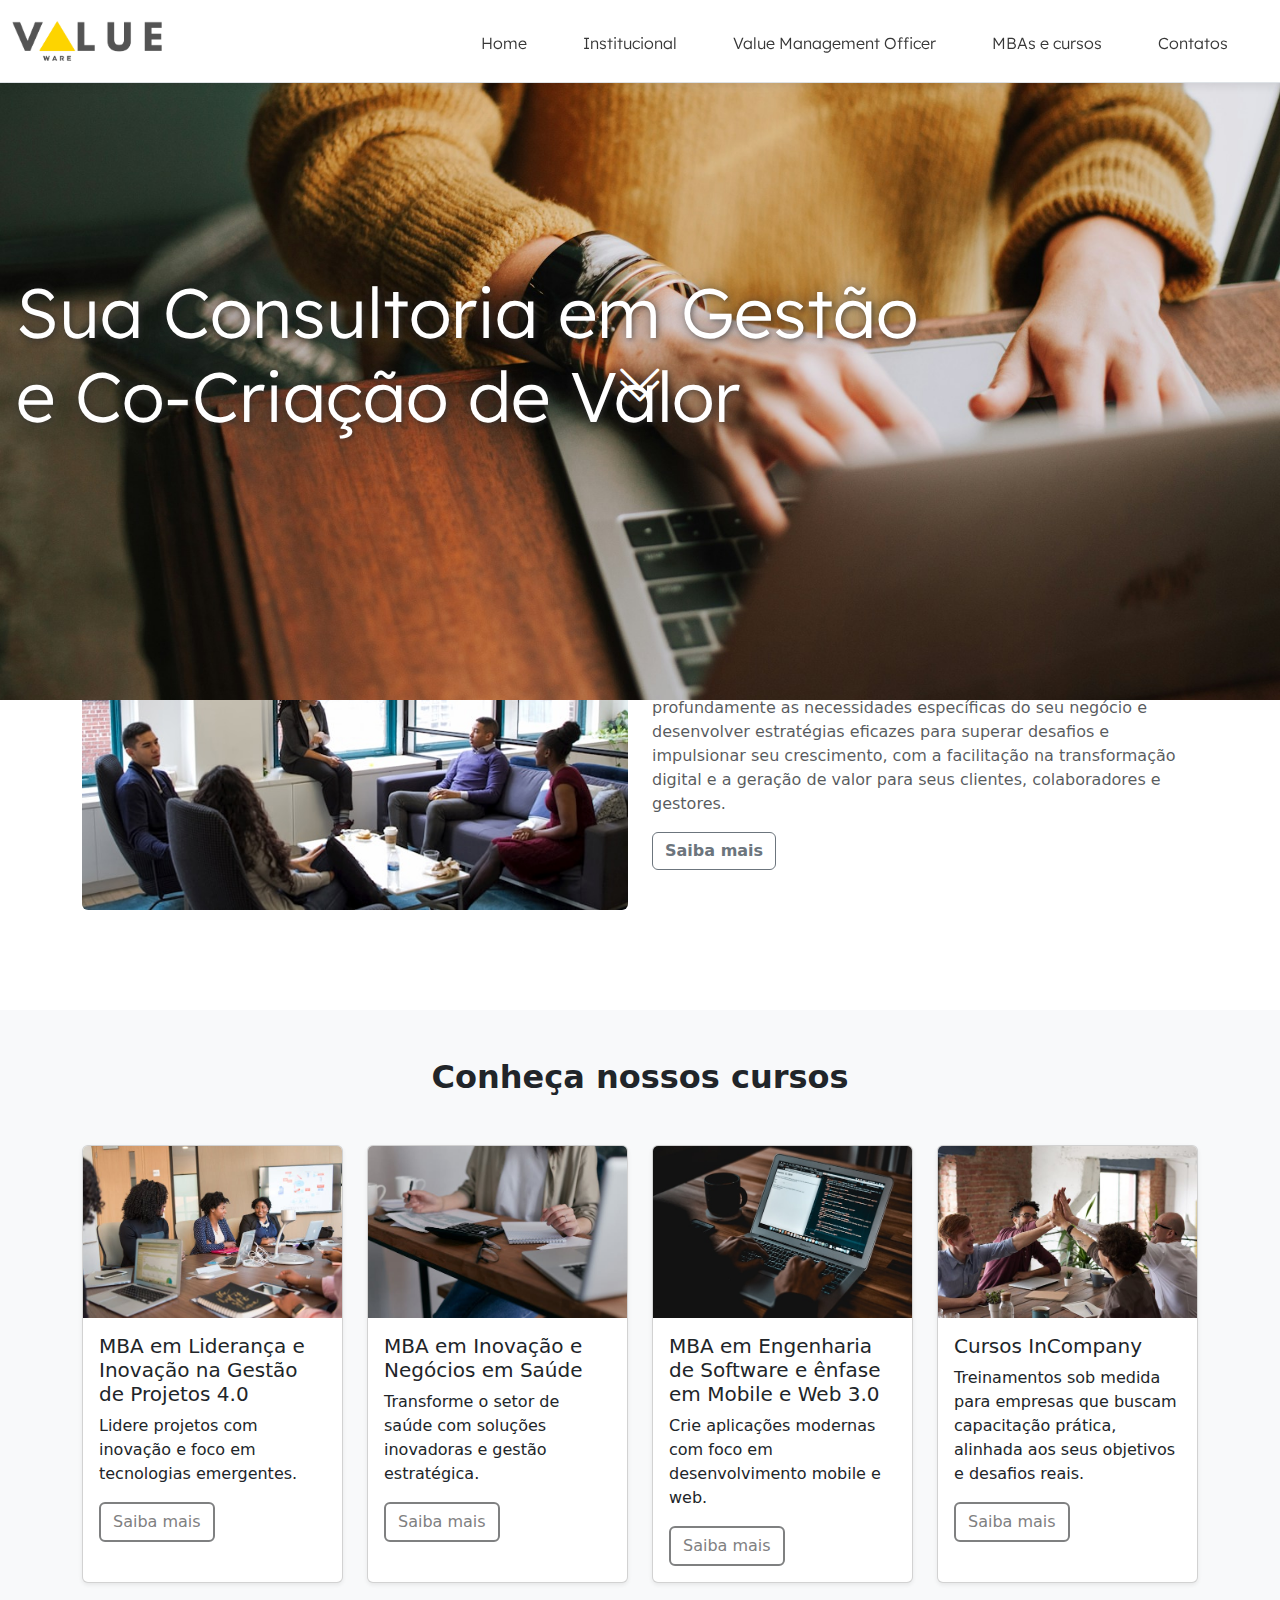
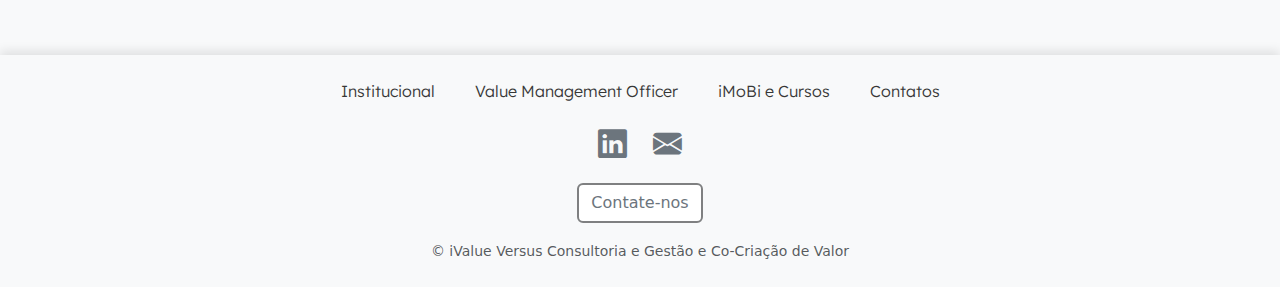
<file: value_ware/index.html>
<!DOCTYPE html>
<html lang="pt-br">

<head>
    <meta charset="UTF-8">
    <meta name="viewport" content="width=device-width, initial-scale=1.0">
    <title>Value Ware</title>
    <link href="https://cdn.jsdelivr.net/npm/bootstrap@5.3.0/dist/css/bootstrap.min.css" rel="stylesheet">
    <link href="https://cdn.jsdelivr.net/npm/bootstrap-icons@1.10.5/font/bootstrap-icons.css" rel="stylesheet">
    <link rel="stylesheet" href="css/index.css">
</head>

<body>
    <header id="mainHeader" class="navbar navbar-expand-lg py-3 border-bottom">
        <div class="container-fluid">
            <!-- LOGO -->
            <a href="index.html" class="navbar-brand d-flex align-items-center">
                <img src="img/logo_value.png" alt="logo Value Ware" class="logo-header">
            </a>

            <!-- Botão para abrir o offcanvas -->
            <button class="navbar-toggler d-lg-none" type="button" data-bs-toggle="offcanvas"
                data-bs-target="#offcanvasNav" aria-controls="offcanvasNav">
                <span class="navbar-toggler-icon"></span>
            </button>

            <!-- Menu padrão para telas grandes -->
            <ul class="nav nav-pills custom-nav ms-auto me-4 d-none d-lg-flex">
                <li class="nav-item"><a href="index.html" class="nav-link">Home</a></li>
                <li class="nav-item"><a href="institucional.html" class="nav-link">Institucional</a></li>
                <li class="nav-item"><a href="value_management.html" class="nav-link">Value Management Officer</a></li>
                <li class="nav-item"><a href="cursos.html" class="nav-link">MBAs e cursos</a></li>
                <li class="nav-item"><a href="contatos.html" class="nav-link">Contatos</a></li>
            </ul>
        </div>
    </header>

    <aside>
        <div class="offcanvas offcanvas-start menu-offcanvas" tabindex="-1" id="offcanvasNav"
            aria-labelledby="offcanvasNavLabel">
            <div class="menu-header">
                <h5 class="menu-title text-secundary" id="offcanvasNavLabel">Menu</h5>
            </div>
            <div class="menu-body px-3">
                <ul class="menu-list flex-column">
                    <li class="menu-item active-link">
                        <a href="index.html" class="menu-link d-flex align-items-center">
                            <i class="bi bi-house-door-fill me-2"></i> <span>Home</span>
                        </a>
                    </li>
                    <li class="menu-item">
                        <a href="institucional.html" class="menu-link d-flex align-items-center">
                            <i class="bi bi-person-plus-fill me-2"></i> <span>Institucional</span>
                        </a>
                    </li>
                    <li class="menu-item">
                        <a href="value_management.html" class="menu-link d-flex align-items-center">
                            <i class="bi bi-file-earmark-plus-fill me-2"></i> <span>Value Management Officer</span>
                        </a>
                    </li>
                    <li class="menu-item">
                        <a href="cursos.html" class="menu-link d-flex align-items-center">
                            <i class="bi bi-pencil-square me-2"></i> <span>MBAs e cursos</span>
                        </a>
                    </li>
                    <li class="menu-item">
                        <a href="contatos.html" class="menu-link d-flex align-items-center">
                            <i class="bi bi-clipboard-data me-2"></i> <span>Contatos</span>
                        </a>
                    </li>
                </ul>
            </div>
        </div>
    </aside>

    <!-- MAIN -->
    <main>
        <div class="position-relative">
            <img src="img/img_principal.jpg" alt="imagem de um escritório" class="img-fluid w-100 banner-img">

            <div class="banner-text text-white px-3">
                <h1 class="titulo-banner">Sua Consultoria em Gestão<br>e Co-Criação de Valor</h1>
            </div>

            <!-- Seta embaixo centralizada -->
            <i
                class="bi bi-chevron-double-down bounce-arrow position-absolute bottom-0 start-50 translate-middle-x text-white mb-3"></i>
        </div>
    </main>

    <section class="sobre-nos">
        <div class="container">
            <div class="row align-items-center">
                <!-- Coluna da imagem -->
                <div class="col-md-6 mb-4 mb-md-0">
                    <img src="img/sobre_nos.jpg" alt="Equipe trabalhando" class="img-fluid rounded img-sobre-nos">
                </div>

                <!-- Coluna do texto com título acima -->
                <div class="col-md-6">
                    <h2 class="text-dark fw-bold mb-4">Sobre-nós</h2>
                    <p class="text-muted">
                        A Value Ware oferece serviços personalizados de consultoria em gestão e co-criação de valor,
                        nosso foco é compreender profundamente as necessidades específicas do seu negócio e
                        desenvolver estratégias eficazes para superar desafios e impulsionar seu crescimento, com a
                        facilitação na transformação digital e a geração de valor para seus clientes, colaboradores
                        e gestores.
                    </p>
                    <a href="institucional.html" class="btn btn-outline-secondary fw-bold">Saiba mais</a>
                </div>
            </div>
        </div>
    </section>

    <section class="cursos py-5 bg-light">
        <div class="container">
            <h2 class="text-center fw-bold mb-5">Conheça nossos cursos</h2>

            <div class="row">
                <!-- Card 1 -->
                <div class="col-md-6 col-lg-3 mb-4">
                    <div class="card h-100 shadow-sm">
                        <img src="img/card1.jpg" class="card-img-top" alt="Curso MBA 1">
                        <div class="card-body">
                            <h5 class="card-title">MBA em Liderança e Inovação na Gestão de Projetos 4.0</h5>
                            <p class="card-text">Lidere projetos com inovação e foco em tecnologias emergentes.</p>
                            <a href="cursos.html#lideranca-inovacao" class="btn btn-cinza">Saiba mais</a>
                        </div>
                    </div>
                </div>

                <!-- Card 2 -->
                <div class="col-md-6 col-lg-3 mb-4">
                    <div class="card h-100 shadow-sm">
                        <img src="img/card2.jpg" class="card-img-top" alt="Curso MBA 2">
                        <div class="card-body">
                            <h5 class="card-title">MBA em Inovação e Negócios em Saúde</h5>
                            <p class="card-text">Transforme o setor de saúde com soluções inovadoras e gestão
                                estratégica.</p>
                            <a href="cursos.html#inovacao-saude" class="btn btn-cinza">Saiba mais</a>
                        </div>
                    </div>
                </div>

                <!-- Card 3 -->
                <div class="col-md-6 col-lg-3 mb-4">
                    <div class="card h-100 shadow-sm">
                        <img src="img/card3.jpg" class="card-img-top" alt="Curso MBA 3">
                        <div class="card-body">
                            <h5 class="card-title">MBA em Engenharia de Software e ênfase em Mobile e Web 3.0</h5>
                            <p class="card-text">Crie aplicações modernas com foco em desenvolvimento mobile e web.</p>
                            <a href="cursos.html#engenharia-software" class="btn btn-cinza">Saiba mais</a>
                        </div>
                    </div>
                </div>

                <!-- Card 4 -->
                <div class="col-md-6 col-lg-3 mb-4">
                    <div class="card h-100 shadow-sm">
                        <img src="img/card4.jpg" class="card-img-top" alt="Curso MBA 4">
                        <div class="card-body">
                            <h5 class="card-title">Cursos InCompany</h5>
                            <p class="card-text">Treinamentos sob medida para empresas que buscam capacitação prática,
                                alinhada aos seus objetivos e desafios reais.</p>
                            <a href="cursos.html#cursos-incompany" class="btn btn-cinza">Saiba mais</a>
                        </div>
                    </div>
                </div>
            </div>
        </div>
    </section>

    <footer class="footer py-4">
        <div class="container text-center">
            <div class="mb-3 custom-nav text-center">
                <a href="institucional.html" class="mx-2 nav-link">Institucional</a>
                <a href="value_management.html" class="mx-2 nav-link">Value Management Officer</a>
                <a href="cursos.html" class="mx-2 nav-link">iMoBi e Cursos</a>
                <a href="contatos.html" class="mx-2 nav-link">Contatos</a>
            </div>

            <div class="mb-3 social-icons">
                <a href="https://www.linkedin.com/company/value-ware/"><i class="bi bi-linkedin"></i></a>
                <a href="mailto:contato@valueware.com?subject=Olá%20Equipe&body=Gostaria%20de%20mais%20informações." class="link-clean"><i class="bi bi-envelope-fill"></i></a>
            </div>

            <div class="mb-3">
                <a href="contatos.html" class="btn btn-cinza">Contate-nos</a>
            </div>

            <small class="text-muted">© iValue Versus Consultoria e Gestão e Co-Criação de Valor</small>
        </div>
    </footer>

    <script>
        window.addEventListener('DOMContentLoaded', function () {
            const titulo = document.querySelector('.titulo-banner');
            setTimeout(() => {
                titulo.classList.add('ativo');
            }, 100);
        });
    </script>

    <script src="js/cards.js"></script>
    <script src="js/header.js"></script>
    <script src="https://cdn.jsdelivr.net/npm/bootstrap@5.3.0/dist/js/bootstrap.bundle.min.js"></script>

</body>

</html>
</file>
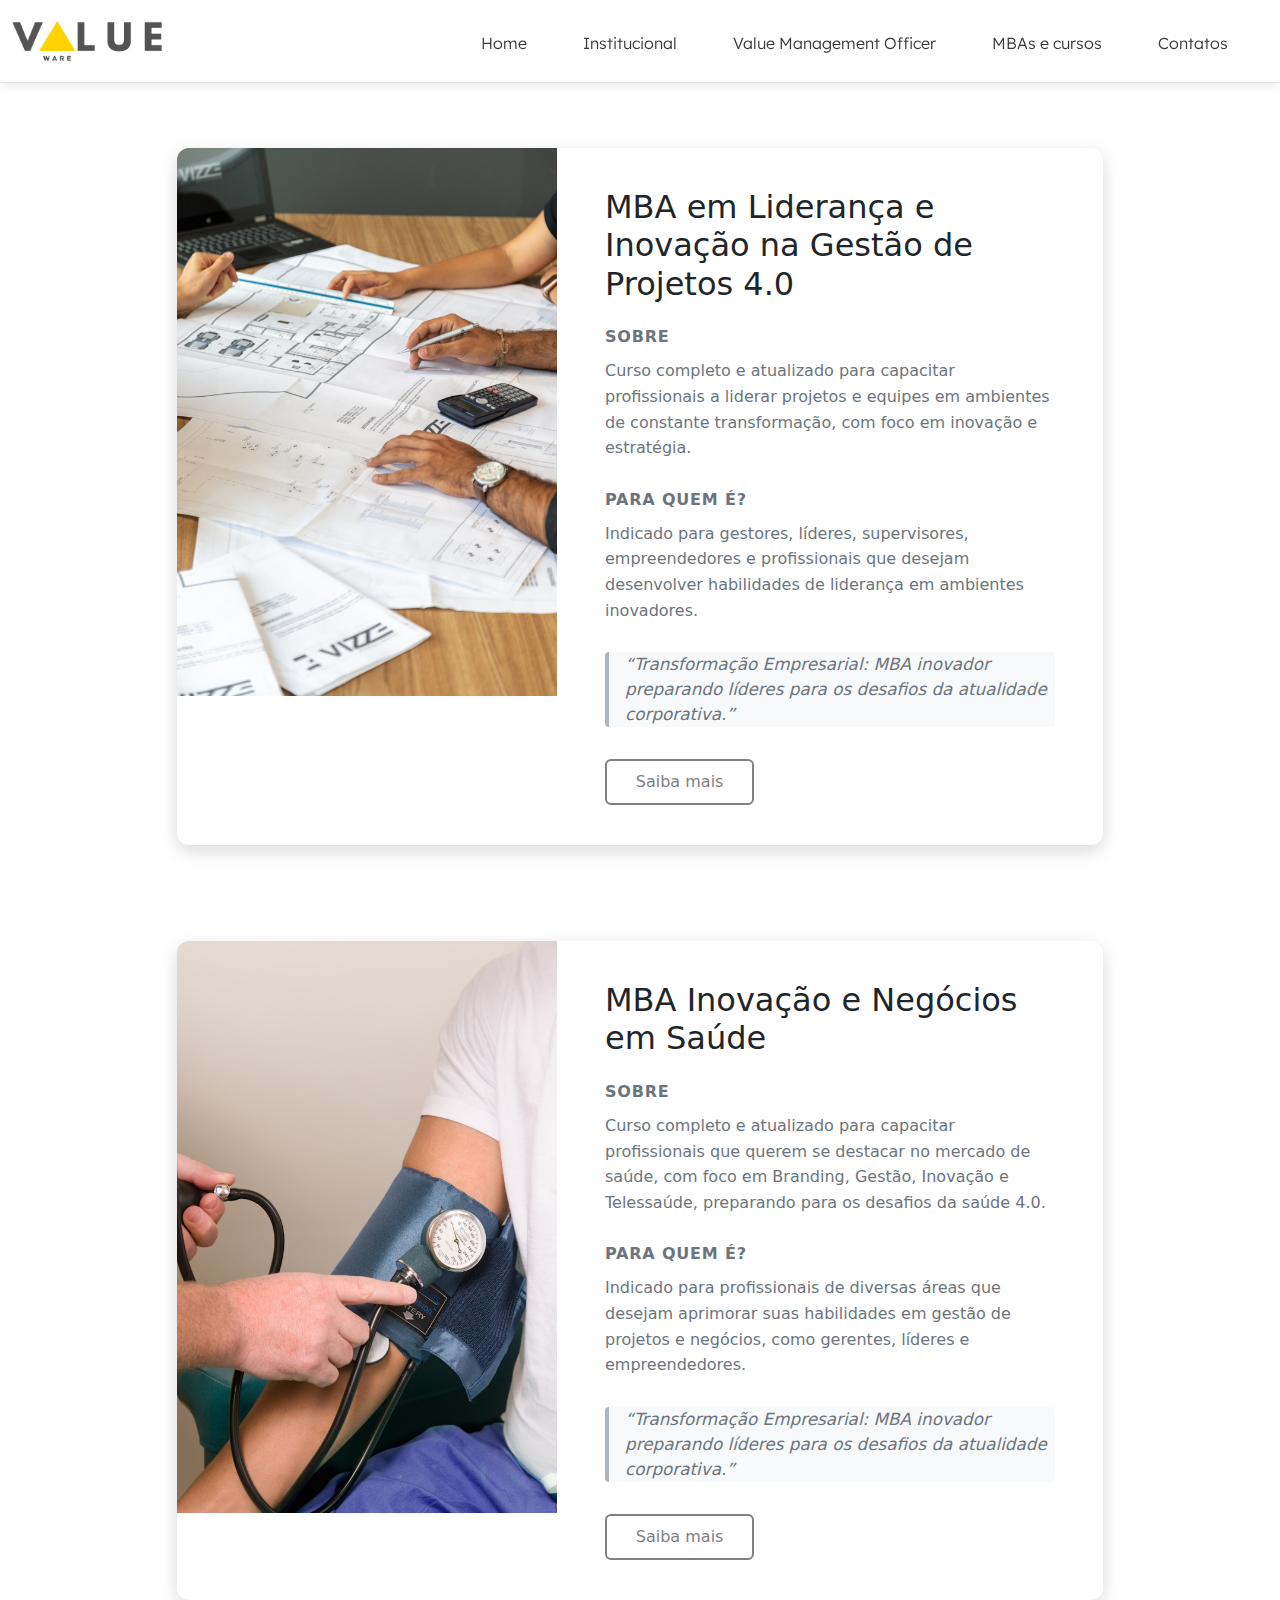
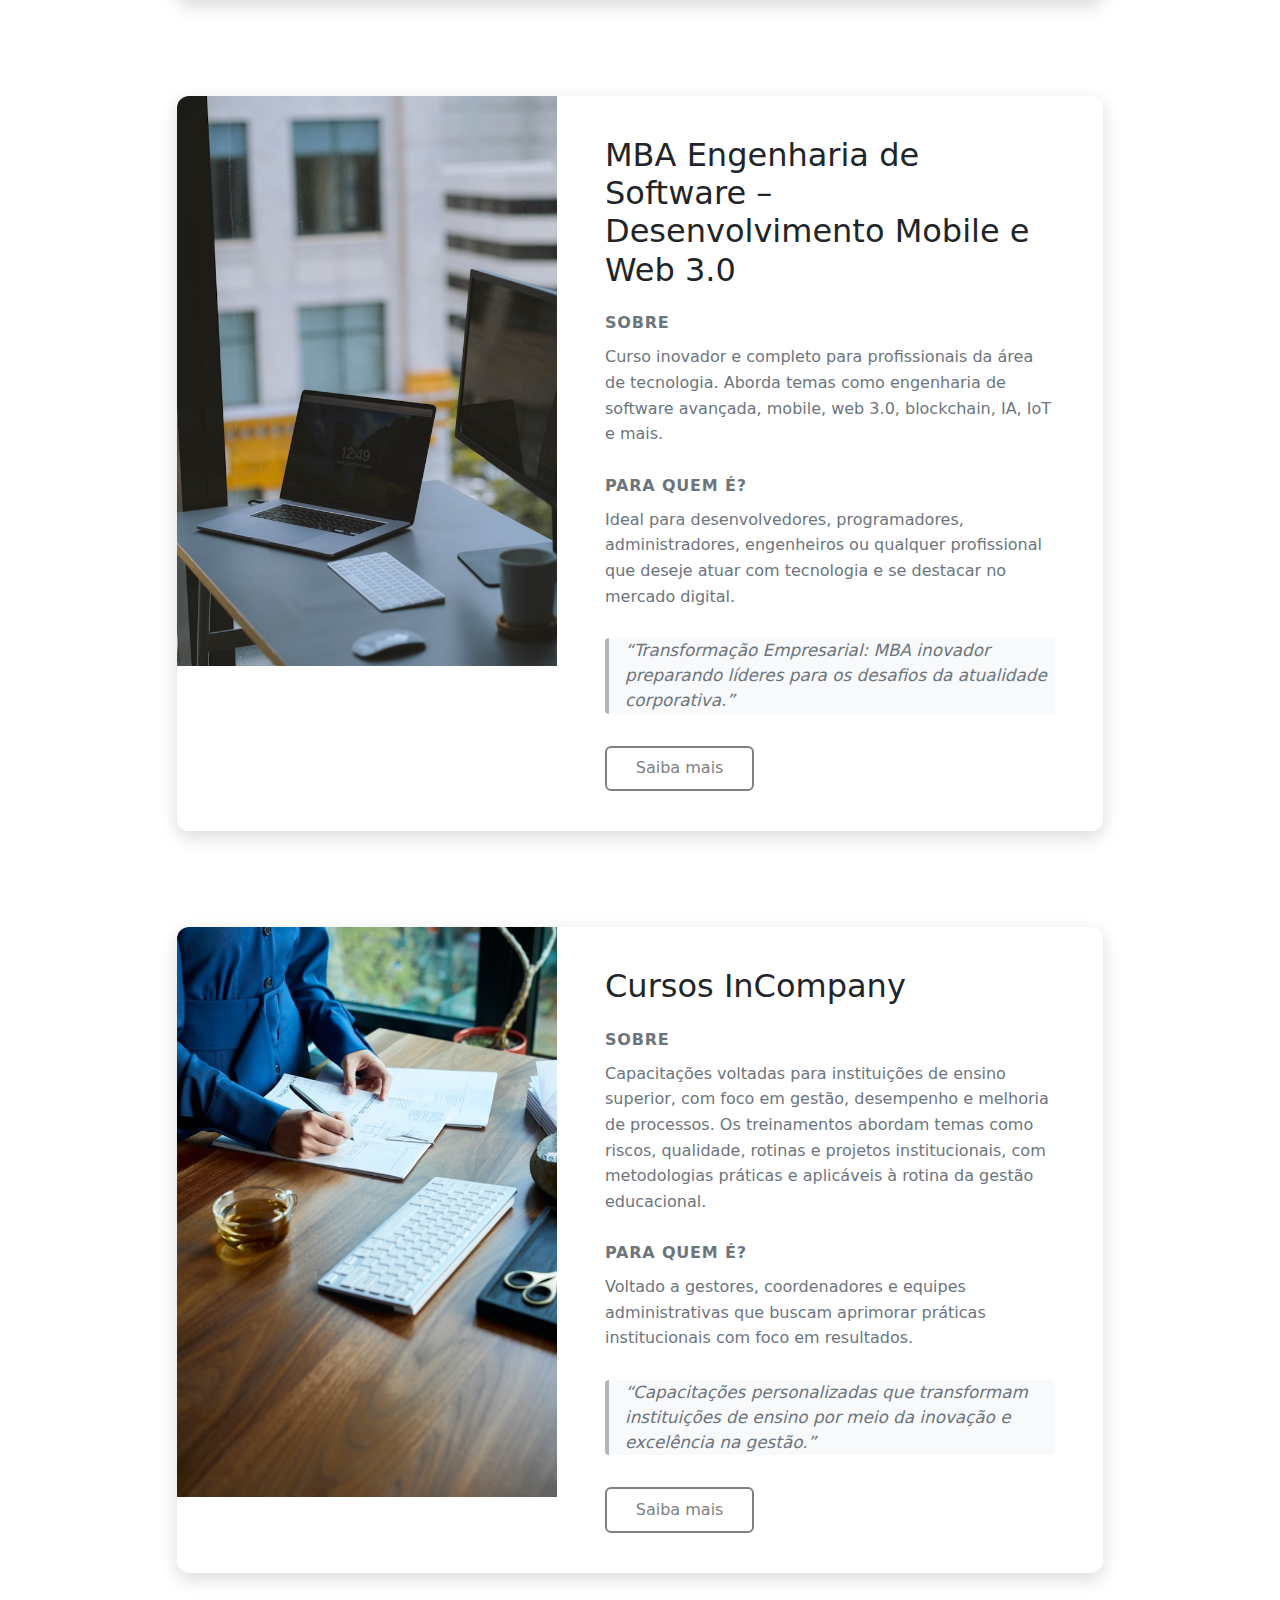
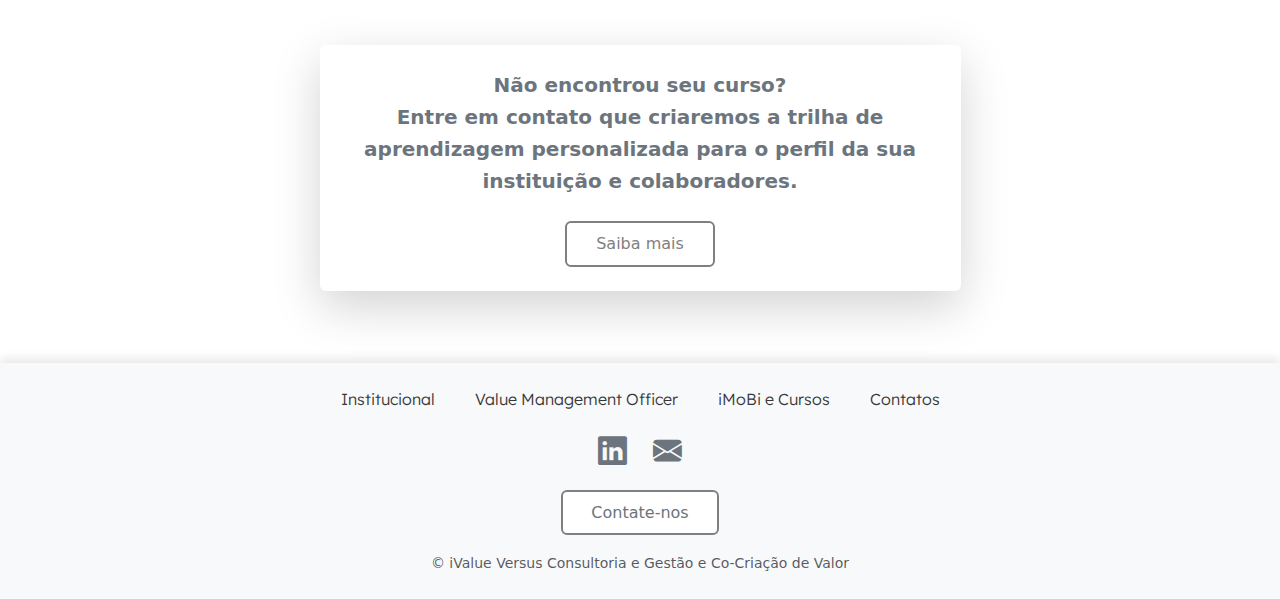
<file: value_ware/cursos.html>
<!DOCTYPE html>
<html lang="pt-br">

<head>
    <meta charset="UTF-8">
    <meta name="viewport" content="width=device-width, initial-scale=1.0">
    <title>Value Ware</title>
    <link href="https://cdn.jsdelivr.net/npm/bootstrap@5.3.0/dist/css/bootstrap.min.css" rel="stylesheet">
    <link href="https://cdn.jsdelivr.net/npm/bootstrap-icons@1.10.5/font/bootstrap-icons.css" rel="stylesheet">
    <link rel="stylesheet" href="css/cursos.css">
</head>

<body>
    <header id="mainHeader" class="navbar navbar-expand-lg py-3 border-bottom">
        <div class="container-fluid">
            <!-- LOGO -->
            <a href="index.html" class="navbar-brand d-flex align-items-center">
                <img src="img/logo_value.png" alt="logo Value Ware" class="logo-header">
            </a>

            <!-- Botão para abrir o offcanvas -->
            <button class="navbar-toggler d-lg-none" type="button" data-bs-toggle="offcanvas"
                data-bs-target="#offcanvasNav" aria-controls="offcanvasNav">
                <span class="navbar-toggler-icon"></span>
            </button>

            <!-- Menu padrão para telas grandes -->
            <ul class="nav nav-pills custom-nav ms-auto me-4 d-none d-lg-flex">
                <li class="nav-item"><a href="index.html" class="nav-link">Home</a></li>
                <li class="nav-item"><a href="institucional.html" class="nav-link">Institucional</a></li>
                <li class="nav-item"><a href="value_management.html" class="nav-link">Value Management Officer</a></li>
                <li class="nav-item"><a href="cursos.html" class="nav-link">MBAs e cursos</a></li>
                <li class="nav-item"><a href="#" class="nav-link">Contatos</a></li>
            </ul>
        </div>
    </header>

    <aside>
        <div class="offcanvas offcanvas-start menu-offcanvas" tabindex="-1" id="offcanvasNav"
            aria-labelledby="offcanvasNavLabel">
            <div class="menu-header">
                <h5 class="menu-title text-secundary" id="offcanvasNavLabel">Menu</h5>
            </div>
            <div class="menu-body px-3">
                <ul class="menu-list flex-column">
                    <li class="menu-item active-link">
                        <a href="index.html" class="menu-link d-flex align-items-center">
                            <i class="bi bi-house-door-fill me-2"></i> <span>Home</span>
                        </a>
                    </li>
                    <li class="menu-item">
                        <a href="institucional.html" class="menu-link d-flex align-items-center">
                            <i class="bi bi-person-plus-fill me-2"></i> <span>Institucional</span>
                        </a>
                    </li>
                    <li class="menu-item">
                        <a href="value_management.html" class="menu-link d-flex align-items-center">
                            <i class="bi bi-file-earmark-plus-fill me-2"></i> <span>Value Management Officer</span>
                        </a>
                    </li>
                    <li class="menu-item">
                        <a href="cursos.html" class="menu-link d-flex align-items-center">
                            <i class="bi bi-pencil-square me-2"></i> <span>MBAs e cursos</span>
                        </a>
                    </li>
                    <li class="menu-item">
                        <a href="#" class="menu-link d-flex align-items-center">
                            <i class="bi bi-clipboard-data me-2"></i> <span>Contatos</span>
                        </a>
                    </li>
                </ul>
            </div>
        </div>
    </aside>

    <main>
        <section class="py-5">
            <div class="container">
                <div class="row justify-content-center">
                    <div class="col-lg-10">
                        <div class="card">
                            <div class="card-body-wrapper">
                                <!-- Imagem -->
                                <div class="card-img-container">
                                    <img src="img/card_cursos1.jpg" alt="MBA em Liderança e Inovação" />
                                </div>

                                <!-- Conteúdo -->
                                <div class="card-content">
                                    <h2>MBA em Liderança e Inovação na Gestão de Projetos 4.0</h2>

                                    <h6>Sobre</h6>
                                    <p>
                                        Curso completo e atualizado para capacitar profissionais a liderar projetos e
                                        equipes em ambientes de constante transformação, com foco em inovação e
                                        estratégia.
                                    </p>

                                    <h6>Para quem é?</h6>
                                    <p>
                                        Indicado para gestores, líderes, supervisores, empreendedores e profissionais
                                        que desejam desenvolver habilidades de liderança em ambientes inovadores.
                                    </p>

                                    <blockquote>
                                        “Transformação Empresarial: MBA inovador preparando líderes para os desafios da
                                        atualidade corporativa.”
                                    </blockquote>

                                    <a href="#" class="btn-cinza">Saiba mais</a>
                                </div>
                            </div>
                        </div>
                    </div>
                </div>
            </div>
        </section>

        <section class="py-5">
            <div class="container">
                <div class="row justify-content-center">
                    <div class="col-lg-10">
                        <div class="card">
                            <div class="card-body-wrapper">
                                <!-- Imagem -->
                                <div class="card-img-container">
                                    <img src="img/card_cursos2.jpg" alt="MBA Inovação e Negócios em Saúde" />
                                </div>

                                <!-- Conteúdo -->
                                <div class="card-content">
                                    <h2>MBA Inovação e Negócios em Saúde</h2>

                                    <h6>Sobre</h6>
                                    <p>
                                        Curso completo e atualizado para capacitar profissionais que querem se destacar
                                        no mercado de saúde, com foco em Branding, Gestão, Inovação e Telessaúde,
                                        preparando para os desafios da saúde 4.0.
                                    </p>

                                    <h6>Para quem é?</h6>
                                    <p>
                                        Indicado para profissionais de diversas áreas que desejam aprimorar suas
                                        habilidades em gestão de projetos e negócios, como gerentes, líderes e
                                        empreendedores.
                                    </p>

                                    <blockquote>
                                        “Transformação Empresarial: MBA inovador preparando líderes para os desafios da
                                        atualidade corporativa.”
                                    </blockquote>

                                    <a href="#" class="btn-cinza">Saiba mais</a>
                                </div>
                            </div>
                        </div>
                    </div>
                </div>
            </div>
        </section>

        <section class="py-5">
            <div class="container">
                <div class="row justify-content-center">
                    <div class="col-lg-10">
                        <div class="card">
                            <div class="card-body-wrapper">
                                <!-- Imagem -->
                                <div class="card-img-container">
                                    <img src="img/card_cursos3.jpg" alt="MBA Engenharia de Software" />
                                </div>

                                <!-- Conteúdo -->
                                <div class="card-content">
                                    <h2>MBA Engenharia de Software – Desenvolvimento Mobile e Web 3.0</h2>

                                    <h6>Sobre</h6>
                                    <p>
                                        Curso inovador e completo para profissionais da área de tecnologia. Aborda temas
                                        como engenharia de software avançada, mobile, web 3.0, blockchain, IA, IoT e
                                        mais.
                                    </p>

                                    <h6>Para quem é?</h6>
                                    <p>
                                        Ideal para desenvolvedores, programadores, administradores, engenheiros ou
                                        qualquer profissional que deseje atuar com tecnologia e se destacar no mercado
                                        digital.
                                    </p>

                                    <blockquote>
                                        “Transformação Empresarial: MBA inovador preparando líderes para os desafios da
                                        atualidade corporativa.”
                                    </blockquote>

                                    <a href="#" class="btn-cinza">Saiba mais</a>
                                </div>
                            </div>
                        </div>
                    </div>
                </div>
            </div>
        </section>

        <section class="py-5">
            <div class="container">
                <div class="row justify-content-center">
                    <div class="col-lg-10">
                        <div class="card">
                            <div class="card-body-wrapper">
                                <!-- Imagem -->
                                <div class="card-img-container">
                                    <img src="img/card_cursos4.jpg" alt="Cursos InCompany" />
                                </div>

                                <!-- Conteúdo -->
                                <div class="card-content">
                                    <h2>Cursos InCompany</h2>

                                    <h6>Sobre</h6>
                                    <p>
                                        Capacitações voltadas para instituições de ensino superior, com foco em gestão,
                                        desempenho e melhoria de processos. Os treinamentos abordam temas como riscos,
                                        qualidade, rotinas e projetos institucionais, com metodologias práticas e
                                        aplicáveis à rotina da gestão educacional.
                                    </p>

                                    <h6>Para quem é?</h6>
                                    <p>
                                        Voltado a gestores, coordenadores e equipes administrativas que buscam aprimorar
                                        práticas
                                        institucionais com foco em resultados.
                                    </p>

                                    <blockquote>
                                        “Capacitações personalizadas que transformam instituições de ensino por meio da
                                        inovação e excelência na gestão.”
                                    </blockquote>

                                    <a href="#" class="btn-cinza">Saiba mais</a>
                                </div>
                            </div>
                        </div>
                    </div>
                </div>
            </div>
        </section>

        <section class="py-4 mb-5">
            <div class="container">
                <div class="row justify-content-center">
                    <div class="col-lg-7">
                        <div class="bg-white shadow-lg rounded p-4 text-center">
                            <p class="lead fw-bold mb-4 w-100 text-secondary">
                                Não encontrou seu curso?<br>
                                Entre em contato que criaremos a trilha de aprendizagem personalizada para o perfil da
                                sua instituição e colaboradores.
                            </p>
                            <a href="#" class="btn btn-cinza">Saiba mais</a>
                        </div>
                    </div>
                </div>
            </div>
        </section>
    </main>

    <footer class="footer py-4">
        <div class="container text-center">
            <div class="mb-3 custom-nav text-center">
                <a href="#" class="mx-2 nav-link">Institucional</a>
                <a href="#" class="mx-2 nav-link">Value Management Officer</a>
                <a href="#" class="mx-2 nav-link">iMoBi e Cursos</a>
                <a href="#" class="mx-2 nav-link">Contatos</a>
            </div>

            <div class="mb-3 social-icons">
                <a href="#"><i class="bi bi-linkedin"></i></a>
                <a href="#"><i class="bi bi-envelope-fill"></i></a>
            </div>

            <div class="mb-3">
                <a href="#" class="btn btn-cinza">Contate-nos</a>
            </div>

            <small class="text-muted">© iValue Versus Consultoria e Gestão e Co-Criação de Valor</small>
        </div>
    </footer>

    <script>
        window.addEventListener('DOMContentLoaded', function () {
            const titulo = document.querySelector('.titulo-banner');
            setTimeout(() => {
                titulo.classList.add('ativo');
            }, 100);
        });
    </script>

    <script src="js/header.js"></script>
    <script src="https://cdn.jsdelivr.net/npm/bootstrap@5.3.0/dist/js/bootstrap.bundle.min.js"></script>


</html>
</file>
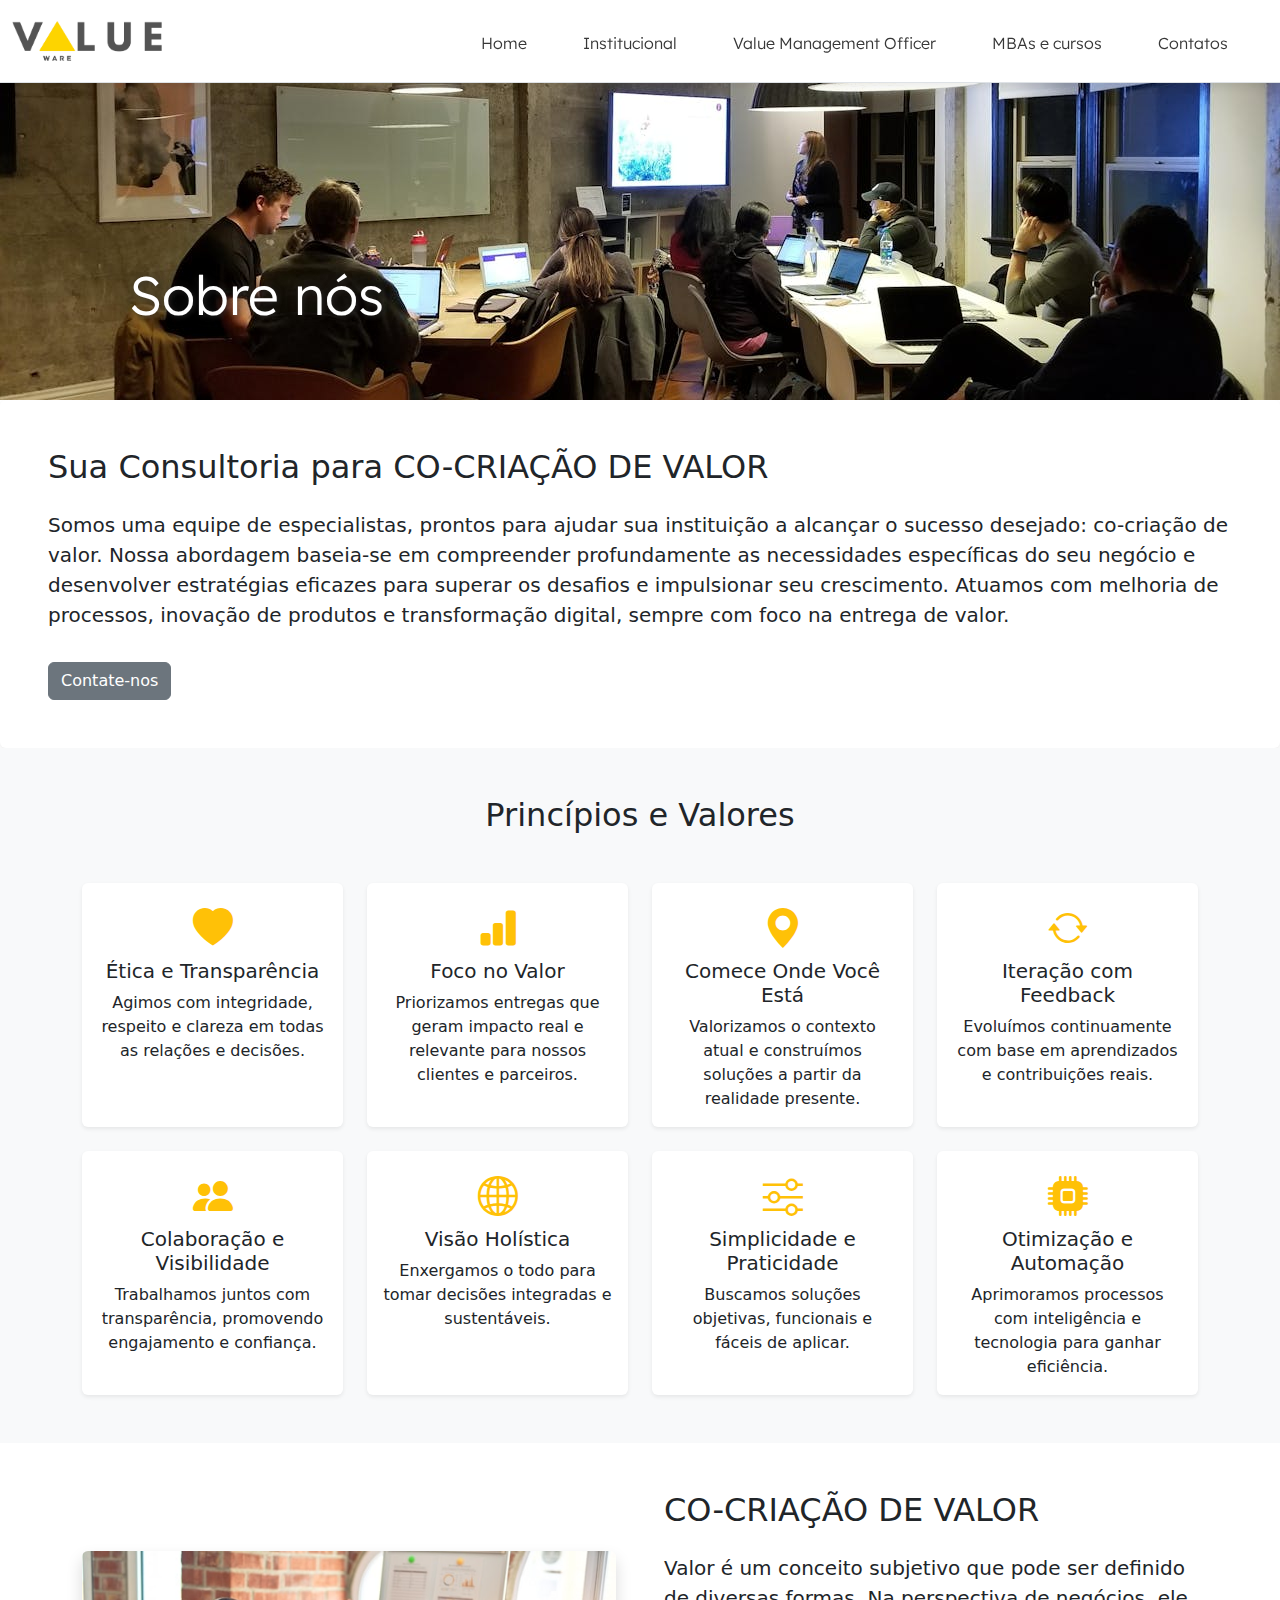
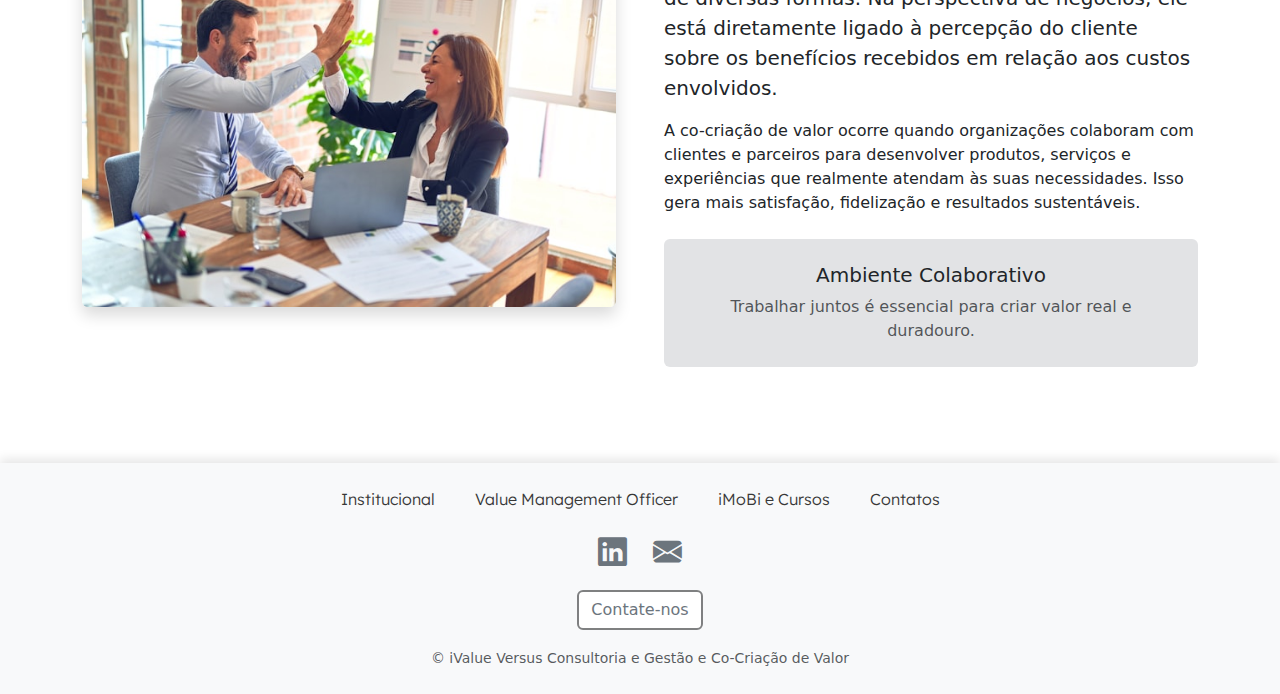
<file: value_ware/institucional.html>
<!DOCTYPE html>
<html lang="pt-br">

<head>
    <meta charset="UTF-8">
    <meta name="viewport" content="width=device-width, initial-scale=1.0">
    <title>Value Ware</title>
    <link href="https://cdn.jsdelivr.net/npm/bootstrap@5.3.0/dist/css/bootstrap.min.css" rel="stylesheet">
    <link href="https://cdn.jsdelivr.net/npm/bootstrap-icons@1.10.5/font/bootstrap-icons.css" rel="stylesheet">
    <link rel="stylesheet" href="css/institucional.css">
</head>

<body>
    <header id="mainHeader" class="navbar navbar-expand-lg py-3 border-bottom">
        <div class="container-fluid">
            <!-- LOGO -->
            <a href="index.html" class="navbar-brand d-flex align-items-center">
                <img src="img/logo_value.png" alt="logo Value Ware" class="logo-header">
            </a>

            <!-- Botão para abrir o offcanvas -->
            <button class="navbar-toggler d-lg-none" type="button" data-bs-toggle="offcanvas"
                data-bs-target="#offcanvasNav" aria-controls="offcanvasNav">
                <span class="navbar-toggler-icon"></span>
            </button>

            <!-- Menu padrão para telas grandes -->
            <ul class="nav nav-pills custom-nav ms-auto me-4 d-none d-lg-flex">
                <li class="nav-item"><a href="index.html" class="nav-link">Home</a></li>
                <li class="nav-item"><a href="institucional.html" class="nav-link">Institucional</a></li>
                <li class="nav-item"><a href="value_management.html" class="nav-link">Value Management Officer</a></li>
                <li class="nav-item"><a href="cursos.html" class="nav-link">MBAs e cursos</a></li>
                <li class="nav-item"><a href="#" class="nav-link">Contatos</a></li>
            </ul>
        </div>
    </header>

    <aside>
        <div class="offcanvas offcanvas-start menu-offcanvas" tabindex="-1" id="offcanvasNav"
            aria-labelledby="offcanvasNavLabel">
            <div class="menu-header">
                <h5 class="menu-title text-secundary" id="offcanvasNavLabel">Menu</h5>
            </div>
            <div class="menu-body px-3">
                <ul class="menu-list flex-column">
                    <li class="menu-item active-link">
                        <a href="index.html" class="menu-link d-flex align-items-center">
                            <i class="bi bi-house-door-fill me-2"></i> <span>Home</span>
                        </a>
                    </li>
                    <li class="menu-item">
                        <a href="institucional.html" class="menu-link d-flex align-items-center">
                            <i class="bi bi-person-plus-fill me-2"></i> <span>Institucional</span>
                        </a>
                    </li>
                    <li class="menu-item">
                        <a href="value_management.html" class="menu-link d-flex align-items-center">
                            <i class="bi bi-file-earmark-plus-fill me-2"></i> <span>Value Management Officer</span>
                        </a>
                    </li>
                    <li class="menu-item">
                        <a href="cursos.html" class="menu-link d-flex align-items-center">
                            <i class="bi bi-pencil-square me-2"></i> <span>MBAs e cursos</span>
                        </a>
                    </li>
                    <li class="menu-item">
                        <a href="#" class="menu-link d-flex align-items-center">
                            <i class="bi bi-clipboard-data me-2"></i> <span>Contatos</span>
                        </a>
                    </li>
                </ul>
            </div>
        </div>
    </aside>

    <main>
        <div class="position-relative">
            <img src="img/img_institucional.jpg" alt="imagem de um escritório"
                class="img-fluid w-100 institucional-img">

            <div class="banner-text text-white px-3">
                <h1 class="titulo-banner">Sobre nós</h1>
            </div>
        </div>

        <section class="p-5 rounded shadow-sm">
            <div class="row">
                <div class="col-md-12">
                    <h2 class="mb-4 text-dark">Sua Consultoria para CO-CRIAÇÃO DE VALOR</h2>
                    <p class="lead">
                        Somos uma equipe de especialistas, prontos para ajudar sua instituição a alcançar o sucesso
                        desejado: co-criação de valor.
                        Nossa abordagem baseia-se em compreender profundamente as necessidades específicas do seu
                        negócio e desenvolver estratégias eficazes
                        para superar os desafios e impulsionar seu crescimento. Atuamos com melhoria de processos,
                        inovação de produtos e transformação digital,
                        sempre com foco na entrega de valor.
                    </p>
                    <a href="#contato" class="btn btn-secondary mt-3">Contate-nos</a>
                </div>
            </div>
        </section>
    </main>

    <section class="bg-light text-dark py-5" id="principios-valores">
        <div class="container">
            <h2 class="text-center mb-5">Princípios e Valores</h2>
            <div class="row g-4 justify-content-center">

                <!-- Card 1 -->
                <div class="col-md-6 col-lg-3">
                    <div class="card h-100 text-center border-0 shadow-sm">
                        <div class="card-body">
                            <i class="bi bi-heart-fill text-warning fs-1 mb-3"></i>
                            <h5 class="card-title">Ética e Transparência</h5>
                            <p class="card-text">Agimos com integridade, respeito e clareza em todas as relações e
                                decisões.</p>
                        </div>
                    </div>
                </div>

                <!-- Card 2 -->
                <div class="col-md-6 col-lg-3">
                    <div class="card h-100 text-center border-0 shadow-sm">
                        <div class="card-body">
                            <i class="bi bi-bar-chart-fill text-warning fs-1 mb-3"></i>
                            <h5 class="card-title">Foco no Valor</h5>
                            <p class="card-text">Priorizamos entregas que geram impacto real e relevante para nossos
                                clientes e parceiros.</p>
                        </div>
                    </div>
                </div>

                <!-- Card 3 -->
                <div class="col-md-6 col-lg-3">
                    <div class="card h-100 text-center border-0 shadow-sm">
                        <div class="card-body">
                            <i class="bi bi-geo-alt-fill text-warning fs-1 mb-3"></i>
                            <h5 class="card-title">Comece Onde Você Está</h5>
                            <p class="card-text">Valorizamos o contexto atual e construímos soluções a partir da
                                realidade presente.</p>
                        </div>
                    </div>
                </div>

                <!-- Card 4 -->
                <div class="col-md-6 col-lg-3">
                    <div class="card h-100 text-center border-0 shadow-sm">
                        <div class="card-body">
                            <i class="bi bi-arrow-repeat text-warning fs-1 mb-3"></i>
                            <h5 class="card-title">Iteração com Feedback</h5>
                            <p class="card-text">Evoluímos continuamente com base em aprendizados e contribuições reais.
                            </p>
                        </div>
                    </div>
                </div>

                <!-- Card 5 -->
                <div class="col-md-6 col-lg-3">
                    <div class="card h-100 text-center border-0 shadow-sm">
                        <div class="card-body">
                            <i class="bi bi-people-fill text-warning fs-1 mb-3"></i>
                            <h5 class="card-title">Colaboração e Visibilidade</h5>
                            <p class="card-text">Trabalhamos juntos com transparência, promovendo engajamento e
                                confiança.</p>
                        </div>
                    </div>
                </div>

                <!-- Card 6 -->
                <div class="col-md-6 col-lg-3">
                    <div class="card h-100 text-center border-0 shadow-sm">
                        <div class="card-body">
                            <i class="bi bi-globe2 text-warning fs-1 mb-3"></i>
                            <h5 class="card-title">Visão Holística</h5>
                            <p class="card-text">Enxergamos o todo para tomar decisões integradas e sustentáveis.</p>
                        </div>
                    </div>
                </div>

                <!-- Card 7 -->
                <div class="col-md-6 col-lg-3">
                    <div class="card h-100 text-center border-0 shadow-sm">
                        <div class="card-body">
                            <i class="bi bi-sliders text-warning fs-1 mb-3"></i>
                            <h5 class="card-title">Simplicidade e Praticidade</h5>
                            <p class="card-text">Buscamos soluções objetivas, funcionais e fáceis de aplicar.</p>
                        </div>
                    </div>
                </div>

                <!-- Card 8 -->
                <div class="col-md-6 col-lg-3">
                    <div class="card h-100 text-center border-0 shadow-sm">
                        <div class="card-body">
                            <i class="bi bi-cpu-fill text-warning fs-1 mb-3"></i>
                            <h5 class="card-title">Otimização e Automação</h5>
                            <p class="card-text">Aprimoramos processos com inteligência e tecnologia para ganhar
                                eficiência.</p>
                        </div>
                    </div>
                </div>

            </div>
        </div>
    </section>

    <section class="py-5" id="co-criacao">
        <div class="container">
            <div class="row align-items-center g-5">

                <!-- Imagem à esquerda -->
                <div class="col-lg-6">
                    <img src="img/segunda_img_institucional.jpg" alt="Ambiente colaborativo" class="img-fluid rounded shadow">
                </div>

                <!-- Texto à direita -->
                <div class="col-lg-6">
                    <h2 class="mb-4">CO-CRIAÇÃO DE VALOR</h2>
                    <p class="lead text-dark">
                        Valor é um conceito subjetivo que pode ser definido de diversas formas. Na perspectiva de
                        negócios, ele está diretamente ligado à percepção do cliente sobre os benefícios recebidos em
                        relação aos custos envolvidos.
                    </p>
                    <p class="text-dark">
                        A co-criação de valor ocorre quando organizações colaboram com clientes e parceiros para
                        desenvolver produtos, serviços e experiências que realmente atendam às suas necessidades. Isso
                        gera mais satisfação, fidelização e resultados sustentáveis.
                    </p>
                    <div class="bg-secondary-subtle text-center p-4 rounded mt-4">
                        <h5 class="text-dark mb-2">Ambiente Colaborativo</h5>
                        <p class="text-muted mb-0">Trabalhar juntos é essencial para criar valor real e duradouro.</p>
                    </div>
                </div>

            </div>
        </div>
    </section>

    <footer class="footer py-4 mt-5">
        <div class="container text-center">
            <div class="mb-3 custom-nav text-center">
                <a href="#" class="mx-2 nav-link">Institucional</a>
                <a href="#" class="mx-2 nav-link">Value Management Officer</a>
                <a href="#" class="mx-2 nav-link">iMoBi e Cursos</a>
                <a href="#" class="mx-2 nav-link">Contatos</a>
            </div>

            <div class="mb-3 social-icons">
                <a href="#"><i class="bi bi-linkedin"></i></a>
                <a href="#"><i class="bi bi-envelope-fill"></i></a>
            </div>

            <div class="mb-3">
                <a href="#" class="btn btn-cinza">Contate-nos</a>
            </div>

            <small class="text-muted">© iValue Versus Consultoria e Gestão e Co-Criação de Valor</small>
        </div>
    </footer>

    <!-- SCRIPTS -->
    <script src="js/header.js"></script>
    <script src="https://cdn.jsdelivr.net/npm/bootstrap@5.3.0/dist/js/bootstrap.bundle.min.js"></script>
    <script>
        window.addEventListener('DOMContentLoaded', function () {
            const titulo = document.querySelector('.titulo-banner');
            setTimeout(() => {
                titulo.classList.add('ativo');
            }, 100);
        });
    </script>
</body>

</html>
</file>
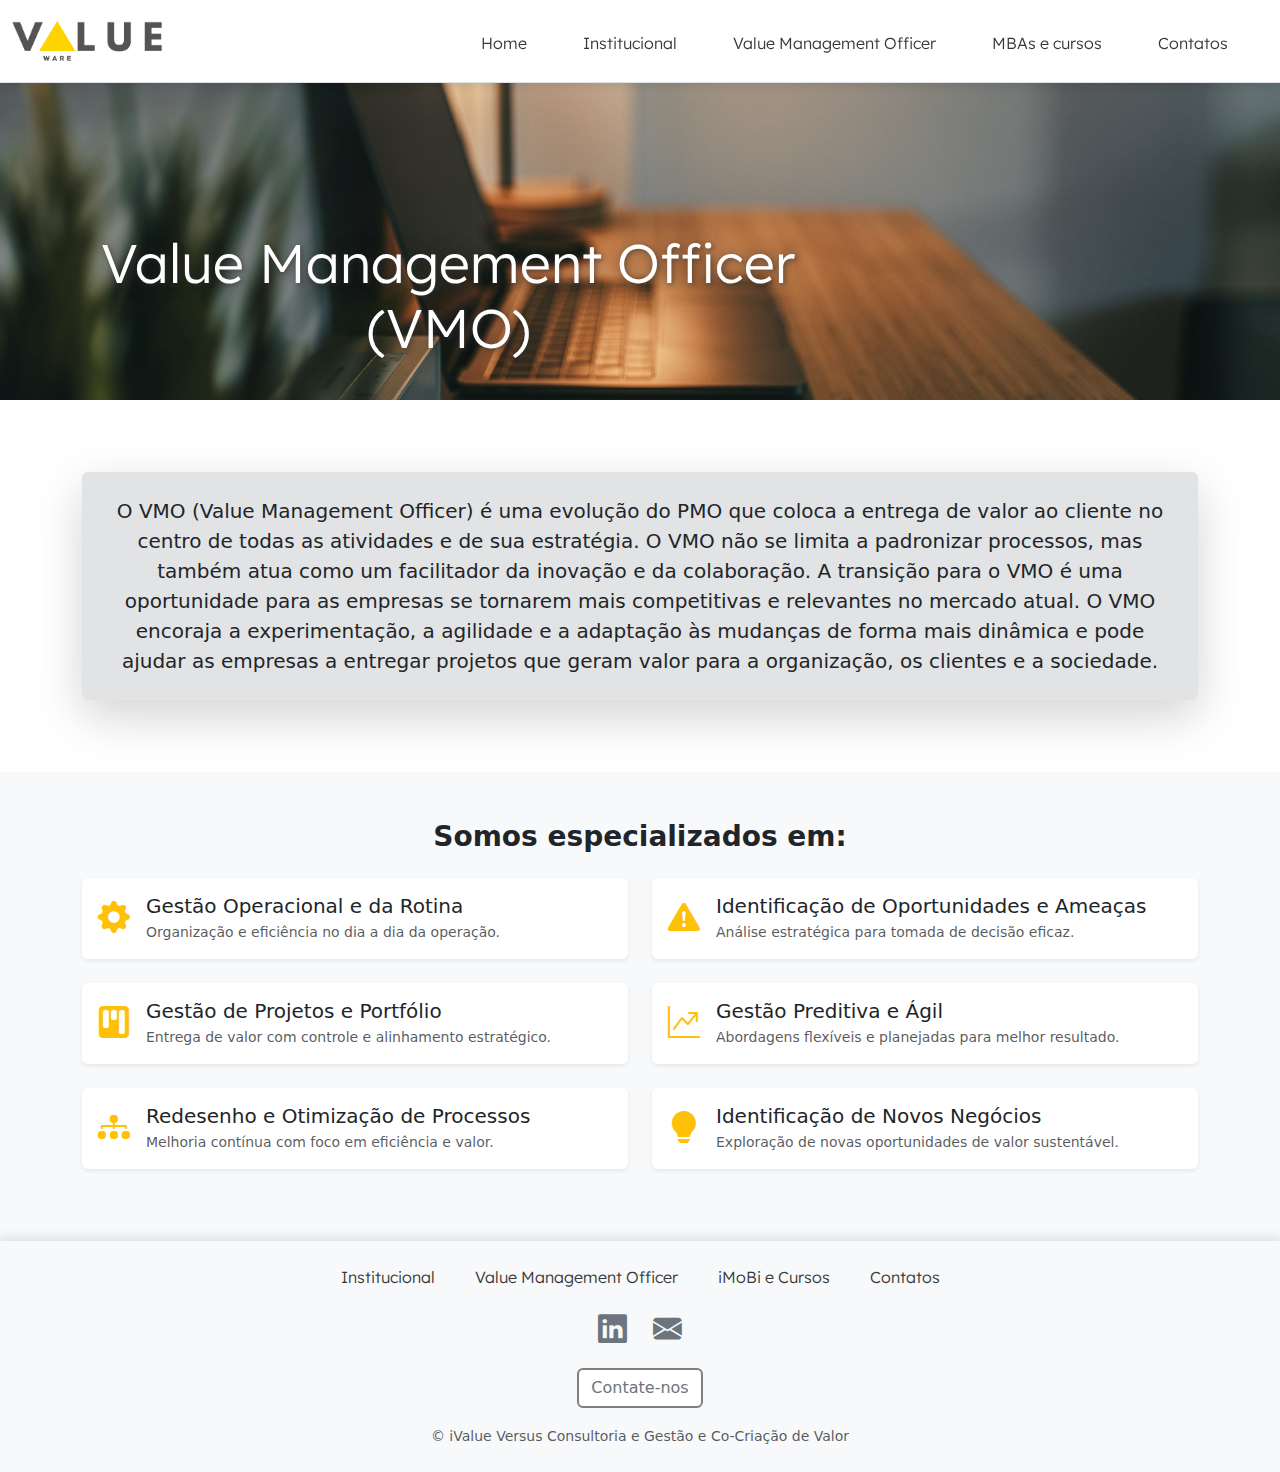
<file: value_ware/value_management.html>
<!DOCTYPE html>
<html lang="pt-br">

<head>
    <meta charset="UTF-8">
    <meta name="viewport" content="width=device-width, initial-scale=1.0">
    <title>Value Ware</title>
    <link href="https://cdn.jsdelivr.net/npm/bootstrap@5.3.0/dist/css/bootstrap.min.css" rel="stylesheet">
    <link href="https://cdn.jsdelivr.net/npm/bootstrap-icons@1.10.5/font/bootstrap-icons.css" rel="stylesheet">
    <link rel="stylesheet" href="css/value_management.css">
</head>

<body>
    <header id="mainHeader" class="navbar navbar-expand-lg py-3 border-bottom">
        <div class="container-fluid">
            <!-- LOGO -->
            <a href="index.html" class="navbar-brand d-flex align-items-center">
                <img src="img/logo_value.png" alt="logo Value Ware" class="logo-header">
            </a>

            <!-- Botão para abrir o offcanvas -->
            <button class="navbar-toggler d-lg-none" type="button" data-bs-toggle="offcanvas"
                data-bs-target="#offcanvasNav" aria-controls="offcanvasNav">
                <span class="navbar-toggler-icon"></span>
            </button>

            <!-- Menu padrão para telas grandes -->
            <ul class="nav nav-pills custom-nav ms-auto me-4 d-none d-lg-flex">
                <li class="nav-item"><a href="index.html" class="nav-link">Home</a></li>
                <li class="nav-item"><a href="institucional.html" class="nav-link">Institucional</a></li>
                <li class="nav-item"><a href="value_management.html" class="nav-link">Value Management Officer</a></li>
                <li class="nav-item"><a href="cursos.html" class="nav-link">MBAs e cursos</a></li>
                <li class="nav-item"><a href="contatos.html" class="nav-link">Contatos</a></li>
            </ul>
        </div>
    </header>

    <aside>
        <div class="offcanvas offcanvas-start menu-offcanvas" tabindex="-1" id="offcanvasNav"
            aria-labelledby="offcanvasNavLabel">
            <div class="menu-header">
                <h5 class="menu-title text-secundary" id="offcanvasNavLabel">Menu</h5>
            </div>
            <div class="menu-body px-3">
                <ul class="menu-list flex-column">
                    <li class="menu-item active-link">
                        <a href="index.html" class="menu-link d-flex align-items-center">
                            <i class="bi bi-house-door-fill me-2"></i> <span>Home</span>
                        </a>
                    </li>
                    <li class="menu-item">
                        <a href="institucional.html" class="menu-link d-flex align-items-center">
                            <i class="bi bi-person-plus-fill me-2"></i> <span>Institucional</span>
                        </a>
                    </li>
                    <li class="menu-item">
                        <a href="value_management.html" class="menu-link d-flex align-items-center">
                            <i class="bi bi-file-earmark-plus-fill me-2"></i> <span>Value Management Officer</span>
                        </a>
                    </li>
                    <li class="menu-item">
                        <a href="cursos.html" class="menu-link d-flex align-items-center">
                            <i class="bi bi-pencil-square me-2"></i> <span>MBAs e cursos</span>
                        </a>
                    </li>
                    <li class="menu-item">
                        <a href="contatos.html" class="menu-link d-flex align-items-center">
                            <i class="bi bi-clipboard-data me-2"></i> <span>Contatos</span>
                        </a>
                    </li>
                </ul>
            </div>
        </div>
    </aside>

    <main>
        <div class="position-relative">
            <img src="img/img_value_management.jpg" alt="imagem de um escritório"
                class="img-fluid w-100 institucional-img">

            <div class="banner-text text-white px-3">
                <h1 class="titulo-banner">Value Management Officer (VMO)</h1>
            </div>
        </div>

        <section class="p-5 rounded mb-4">
            <div class="container-sm"> <!-- limite de largura menor -->
                <div class="row">
                    <div class="col-md-12">
                        <div class="bg-secondary-subtle text-center p-4 rounded shadow-lg mt-4">
                            <p class="lead mb-0">
                                O VMO (Value Management Officer) é uma evolução do PMO que coloca a entrega de valor ao
                                cliente no centro de todas as atividades e de sua estratégia. O VMO não se limita a
                                padronizar processos, mas também atua como um facilitador da inovação e da colaboração.

                                A transição para o VMO é uma oportunidade para as empresas se tornarem mais competitivas
                                e
                                relevantes no mercado atual. O VMO encoraja a experimentação, a agilidade e a adaptação
                                às
                                mudanças de forma mais dinâmica e pode ajudar as empresas a entregar projetos que geram
                                valor para a organização, os clientes e a sociedade.
                            </p>
                        </div>
                    </div>
                </div>
            </div>
        </section>

        <!-- Especialidades com Ícones -->
        <div class="bg-light text-dark py-5">
            <h3 class="fw-bold mb-4 text-center">Somos especializados em:</h3>

            <div class="container">
                <div class="row row-cols-1 row-cols-md-2 g-4">

                    <!-- Card 1 -->
                    <div class="col">
                        <div class="card h-100 border-0 shadow-sm">
                            <div class="card-body d-flex align-items-center">
                                <i class="bi bi-gear-fill fs-2 text-warning me-3"></i>
                                <div>
                                    <h5 class="card-title mb-1">Gestão Operacional e da Rotina</h5>
                                    <p class="card-text small text-muted">Organização e eficiência no dia a dia da
                                        operação.</p>
                                </div>
                            </div>
                        </div>
                    </div>

                    <!-- Card 2 -->
                    <div class="col">
                        <div class="card h-100 border-0 shadow-sm">
                            <div class="card-body d-flex align-items-center">
                                <i class="bi bi-exclamation-triangle-fill fs-2 text-warning me-3"></i>
                                <div>
                                    <h5 class="card-title mb-1">Identificação de Oportunidades e Ameaças</h5>
                                    <p class="card-text small text-muted">Análise estratégica para tomada de decisão
                                        eficaz.</p>
                                </div>
                            </div>
                        </div>
                    </div>

                    <!-- Card 3 -->
                    <div class="col">
                        <div class="card h-100 border-0 shadow-sm">
                            <div class="card-body d-flex align-items-center">
                                <i class="bi bi-kanban-fill fs-2 text-warning me-3"></i>
                                <div>
                                    <h5 class="card-title mb-1">Gestão de Projetos e Portfólio</h5>
                                    <p class="card-text small text-muted">Entrega de valor com controle e alinhamento
                                        estratégico.</p>
                                </div>
                            </div>
                        </div>
                    </div>

                    <!-- Card 4 -->
                    <div class="col">
                        <div class="card h-100 border-0 shadow-sm">
                            <div class="card-body d-flex align-items-center">
                                <i class="bi bi-graph-up-arrow fs-2 text-warning me-3"></i>
                                <div>
                                    <h5 class="card-title mb-1">Gestão Preditiva e Ágil</h5>
                                    <p class="card-text small text-muted">Abordagens flexíveis e planejadas para melhor
                                        resultado.</p>
                                </div>
                            </div>
                        </div>
                    </div>

                    <!-- Card 5 -->
                    <div class="col mb-4">
                        <div class="card h-100 border-0 shadow-sm">
                            <div class="card-body d-flex align-items-center">
                                <i class="bi bi-diagram-3-fill fs-2 text-warning me-3"></i>
                                <div>
                                    <h5 class="card-title mb-1">Redesenho e Otimização de Processos</h5>
                                    <p class="card-text small text-muted">Melhoria contínua com foco em eficiência e
                                        valor.</p>
                                </div>
                            </div>
                        </div>
                    </div>

                    <!-- Card 6 -->
                    <div class="col mb-4">
                        <div class="card h-100 border-0 shadow-sm">
                            <div class="card-body d-flex align-items-center">
                                <i class="bi bi-lightbulb-fill fs-2 text-warning me-3"></i>
                                <div>
                                    <h5 class="card-title mb-1">Identificação de Novos Negócios</h5>
                                    <p class="card-text small text-muted">Exploração de novas oportunidades de valor
                                        sustentável.</p>
                                </div>
                            </div>
                        </div>
                    </div>
                </div>
            </div>
        </div>
    </main>

    <footer class="footer py-4 mt-0">
        <div class="container text-center">
            <div class="mb-3 custom-nav text-center">
                <a href="institucional.html" class="mx-2 nav-link">Institucional</a>
                <a href="value_management.html" class="mx-2 nav-link">Value Management Officer</a>
                <a href="cursos.html" class="mx-2 nav-link">iMoBi e Cursos</a>
                <a href="contatos.html" class="mx-2 nav-link">Contatos</a>
            </div>

            <div class="mb-3 social-icons">
                <a href="https://www.linkedin.com/company/value-ware/"><i class="bi bi-linkedin"></i></a>
                <a href="mailto:contato@valueware.com?subject=Olá%20Equipe&body=Gostaria%20de%20mais%20informações."><i class="bi bi-envelope-fill"></i></a>
            </div>

            <div class="mb-3">
                <a href="contatos.html" class="btn btn-cinza">Contate-nos</a>
            </div>

            <small class="text-muted">© iValue Versus Consultoria e Gestão e Co-Criação de Valor</small>
        </div>
    </footer>

    <!-- SCRIPTS -->
    <script src="js/header.js"></script>
    <script src="https://cdn.jsdelivr.net/npm/bootstrap@5.3.0/dist/js/bootstrap.bundle.min.js"></script>
    <script>
        window.addEventListener('DOMContentLoaded', function () {
            const titulo = document.querySelector('.titulo-banner');
            setTimeout(() => {
                titulo.classList.add('ativo');
            }, 100);
        });
    </script>
</body>

</html>
</file>
<file: value_ware/css/index.css>
@charset "UTF-8";

@import url('https://fonts.googleapis.com/css2?family=Lexend:wght@100..900&family=Oxanium:wght@200..800&display=swap');

body {
  padding-top: 100px;
}

.logo-header {
  width: 150px;
  height: 40px;
}

.custom-nav .nav-link {
  position: relative;
  color: rgb(55, 55, 55);
  font-family: "Lexend", sans-serif;
  font-weight: 300;
  text-decoration: none;
  padding-bottom: 4px;
  transition: color 0.3s ease;
}

.custom-nav .nav-link::after {
  content: "";
  position: absolute;
  left: 0;
  bottom: 0;
  width: 0%;
  height: 2px;
  background-color: lightgray;
  transition: width 0.3s ease;
}

.custom-nav .nav-link:hover::after {
  width: 100%;
}

header {
  margin-bottom: 0
}

#mainHeader {
  transition: top 0.4s ease-in-out, box-shadow 0.3s ease-in-out;
  position: fixed;
  top: 0;
  left: 0;
  right: 0;
  z-index: 999;
  background-color: white;
  box-shadow: 0 2px 10px rgba(0, 0, 0, 0.1);
}

/* quando o JS adicionar essa classe → header sobe */
#mainHeader.header-hidden {
  top: -200px;
}

/* sombra quando rolar */
#mainHeader.scrolled {
  box-shadow: 0 2px 10px rgba(0, 0, 0, 0.1);
}

.banner-img {
  height: 800px;
  /* ou 400px, se quiser fixo */
  object-fit: cover;
  display: block;
  margin-top: -200px;
}

.titulo-banner {
  font-family: 'Lexend', sans-serif;
  font-weight: 300;
  font-size: 70px;
  width: 1000px;
  text-shadow:
    2px 2px 4px rgba(47, 47, 47, 0.4),
    0 0 10px rgba(47, 47, 47, 0.4),
    0 0 20px rgba(47, 47, 47, 0.4);
  margin-top: -430px;
}

.bounce-arrow {
    font-size: 3rem; 
    animation: bounce 2s infinite;
}

@keyframes bounce {
  0%, 100% { transform: translateX(-50%) translateY(0); }
  50% { transform: translateX(-50%) translateY(-15px); }
}

.sobre-nos {
    padding-top: 100px;
    padding-bottom: 100px;
}

.btn-cinza {
  background-color: #ffffff;
  color: #7f8081;
  border: 2px solid #7f8081;
  border-radius: 0.375rem; /* igual ao btn-primary */
  font-weight: 500;
  transition: background-color 0.3s ease, color 0.3s ease;
}

.btn-cinza:hover {
  background-color: #7f8081;
  color: #ffffff;
}

.footer {
  background-color: #f8f9fa; /* ou outra cor que preferir */
  box-shadow: 0 -4px 10px rgba(0, 0, 0, 0.1); /* sombra suave no topo do footer */
}

.footer a {
  text-decoration: none;
  color: #6c757d;
}

/* Ícones maiores */
.footer .social-icons i {
  font-size: 1.8rem; /* aumenta o tamanho dos ícones */
  margin: 0 10px;
  transition: color 0.3s ease;
}

.footer .social-icons i:hover {
  color: #343a40;
}

.custom-nav {
  display: flex;
  justify-content: center;
  flex-wrap: wrap; /* permite quebrar em telas menores */
  gap: 1.5rem; /* espaçamento entre os links */
}

.custom-nav .nav-link {
  display: inline-block;
}

@media (max-width: 1098px) {
    .custom-nav {
        display: none !important;
    }

    .navbar-toggler {
        display: block !important;
    }
}
</file>
<file: value_ware/css/cursos.css>
@charset "UTF-8";

@import url('https://fonts.googleapis.com/css2?family=Lexend:wght@100..900&family=Oxanium:wght@200..800&display=swap');

/* ===========================
   GLOBAL
=========================== */
body {
  padding-top: 100px;
}

@import url('https://fonts.googleapis.com/css2?family=Lexend:wght@100..900&family=Oxanium:wght@200..800&display=swap');

/* ===========================
   HEADER
=========================== */
header {
  margin-bottom: 0;
}

#mainHeader {
  transition: top 0.4s ease-in-out, box-shadow 0.3s ease-in-out;
  position: fixed;
  top: 0;
  left: 0;
  right: 0;
  z-index: 999;
  background-color: white;
  box-shadow: 0 2px 10px rgba(0, 0, 0, 0.1);
}

#mainHeader.header-hidden {
  top: -200px;
}

#mainHeader.scrolled {
  box-shadow: 0 2px 10px rgba(0, 0, 0, 0.1);
}

.logo-header {
  width: 150px;
  height: 40px;
}

/* ===========================
   NAVIGATION (HEADER MENU)
=========================== */
.custom-nav {
  display: flex;
  justify-content: center;
  flex-wrap: wrap;
  gap: 1.5rem;
}

.custom-nav .nav-link {
  position: relative;
  display: inline-block;
  color: rgb(55, 55, 55);
  font-family: "Lexend", sans-serif;
  font-weight: 300;
  text-decoration: none;
  padding-bottom: 4px;
  transition: color 0.3s ease;
}

.custom-nav .nav-link::after {
  content: "";
  position: absolute;
  left: 0;
  bottom: 0;
  width: 0%;
  height: 2px;
  background-color: lightgray;
  transition: width 0.3s ease;
}

.custom-nav .nav-link:hover::after {
  width: 100%;
}

@media (max-width: 1098px) {
  .custom-nav {
    display: none !important;
  }

  .navbar-toggler {
    display: block !important;
  }
}

/* ===========================
   MAIN BANNER
=========================== */
.banner-img {
  height: 800px;
  object-fit: cover;
  display: block;
  margin-top: -200px;
}

.titulo-banner {
  font-family: 'Lexend', sans-serif;
  font-weight: 300;
  font-size: 55px;
  text-shadow:
    2px 2px 4px rgba(47, 47, 47, 0.4),
    0 0 10px rgba(47, 47, 47, 0.4),
    0 0 20px rgba(47, 47, 47, 0.4);
  opacity: 0;
  transform: translateY(20px);
  transition: opacity 0.7s ease, transform 0.7s ease;
}

.banner-text {
  top: 55%;
  left: 50%;
  transform: translate(-50%, -50%);
  position: absolute;
  text-align: center;
}

.titulo-banner.ativo {
  opacity: 1;
  transform: translateY(0);
}

.bounce-arrow {
  font-size: 3rem;
  animation: bounce 2s infinite;
}

@keyframes bounce {

  0%,
  100% {
    transform: translateX(-50%) translateY(0);
  }

  50% {
    transform: translateX(-50%) translateY(-15px);
  }
}

/* ===========================
   SECTION: SOBRE NÓS
=========================== */
.sobre-nos {
  padding-top: 100px;
  padding-bottom: 100px;
}

/* ===========================
   BUTTONS
=========================== */
.btn-cinza {
  background-color: #ffffff;
  color: #7f8081;
  border: 2px solid #7f8081;
  border-radius: 0.375rem;
  font-weight: 500;
  transition: background-color 0.3s ease, color 0.3s ease;
}

.btn-cinza:hover {
  background-color: #7f8081;
  color: #ffffff;
}

/* ===========================
   FOOTER
=========================== */
.footer {
  background-color: #f8f9fa;
  box-shadow: 0 -4px 10px rgba(0, 0, 0, 0.1);
}

.footer a {
  text-decoration: none;
  color: #6c757d;
}

.footer .social-icons i {
  font-size: 1.8rem;
  margin: 0 10px;
  transition: color 0.3s ease;
}

.footer .social-icons i:hover {
  color: #343a40;
}

/* ===========================
   ASIDE: MENU OFFCANVAS
=========================== */
.menu-offcanvas {
  background-color: #f8f9fa;
}

.menu-header {
  padding: 20px;
  border-bottom: 1px solid #dee2e6;
}

.menu-title {
  font-size: 1.5rem;
  font-weight: 600;
  color: #6c757d;
  text-align: center;
}

.menu-body {
  padding-top: 16px;
  padding-bottom: 16px;
}

.menu-list {
  list-style: none;
  padding-left: 0;
}

.menu-item {
  border-bottom: 1px solid #dee2e6;
}

.menu-item:last-child {
  border-bottom: none;
}

.menu-link {
  padding: 16px 20px;
  font-size: 1rem;
  font-weight: 400;
  color: #6c757d;
  border-radius: 6px;
  transition: background-color 0.3s, color 0.3s;
  text-decoration: none;
}

.menu-link:hover {
  background-color: #e9ecef;
  color: #212529;
}

.menu-link:hover i {
  color: #212529;
}

.menu-link i {
  color: #6c757d;
  font-size: 1.1rem;
  transition: color 0.3s;
}

.card {
  border: none;
  border-radius: 0.75rem;
  box-shadow: 0 6px 18px rgba(0, 0, 0, 0.15);
  overflow: hidden;
}

/* Ajuste da imagem: largura fixa e responsiva */
.card-img-container {
  flex: 0 0 380px;
  /* largura fixa da imagem */
  max-width: 380px;
  height: 100%;
  overflow: hidden;
}

.card-img-container img {
  width: 100%;
  height: 100%;
  object-fit: cover;
  display: block;
}

.card-content {
  padding: 2.5rem 3rem;
  flex: 1;
  color: #212529;
}

h2 {
  font-weight: 300;
  /* fonte fina */
  margin-bottom: 1.5rem;
}

h6 {
  text-transform: uppercase;
  color: #6c757d;
  margin-bottom: 0.75rem;
  font-weight: 600;
  letter-spacing: 0.05em;
}

p {
  color: #6c757d;
  margin-bottom: 1.8rem;
  line-height: 1.6;
  font-size: 1rem;
}

blockquote {
  font-style: italic;
  color: #6c757d;
  border-left: 4px solid #adb5bd;
  padding-left: 1rem;
  margin-bottom: 2rem;
  font-size: 1.05rem;
  background: #f8f9fa;
  border-radius: 0.25rem;
}

.btn-cinza {
  background-color: #ffffff;
  color: #7f8081;
  border: 2px solid #7f8081;
  border-radius: 0.375rem;
  font-weight: 500;
  padding: 0.55rem 1.8rem;
  transition: background-color 0.3s ease, color 0.3s ease;
  text-decoration: none;
  display: inline-block;
}

.btn-cinza:hover {
  background-color: #7f8081;
  color: #ffffff;
  text-decoration: none;
}

/* Layout flex do card */
.card-body-wrapper {
  display: flex;
  flex-wrap: wrap;
  align-items: stretch;
}

@media (max-width: 991px) {
  .card-body-wrapper {
    flex-direction: column;
  }

  .card-img-container {
    flex: 0 0 auto;
    max-width: 100%;
    height: 300px;
    margin-bottom: 1.5rem;
  }
}

.custom-card {
  background-color: #fff;
  box-shadow: 0 0.5rem 1rem rgba(0, 0, 0, 0.15);
  border-radius: 0.375rem;
  padding: 1.5rem;
  text-align: center;
  color: #555;
}
</file>
<file: value_ware/css/institucional.css>
@charset "UTF-8";

@import url('https://fonts.googleapis.com/css2?family=Lexend:wght@100..900&family=Oxanium:wght@200..800&display=swap');

body {
  padding-top: 100px;
  overflow-x: hidden;
}

/* ===========================
   HEADER
=========================== */
header {
  margin-bottom: 0;
}

#mainHeader {
  transition: top 0.4s ease-in-out, box-shadow 0.3s ease-in-out;
  position: fixed;
  top: 0;
  left: 0;
  right: 0;
  z-index: 999;
  background-color: white;
  box-shadow: 0 2px 10px rgba(0, 0, 0, 0.1);
}

#mainHeader.header-hidden {
  top: -200px;
}

#mainHeader.scrolled {
  box-shadow: 0 2px 10px rgba(0, 0, 0, 0.1);
}

.logo-header {
  width: 150px;
  height: 40px;
}

/* ===========================
   NAVIGATION (HEADER MENU)
=========================== */
.custom-nav {
  display: flex;
  justify-content: center;
  flex-wrap: wrap;
  gap: 1.5rem;
}

.custom-nav .nav-link {
  position: relative;
  display: inline-block;
  color: rgb(55, 55, 55);
  font-family: "Lexend", sans-serif;
  font-weight: 300;
  text-decoration: none;
  padding-bottom: 4px;
  transition: color 0.3s ease;
}

.custom-nav .nav-link::after {
  content: "";
  position: absolute;
  left: 0;
  bottom: 0;
  width: 0%;
  height: 2px;
  background-color: lightgray;
  transition: width 0.3s ease;
}

.custom-nav .nav-link:hover::after {
  width: 100%;
}

@media (max-width: 1098px) {
  .custom-nav {
    display: none !important;
  }

  .navbar-toggler {
    display: block !important;
  }
}

/* ===========================
   FOOTER
=========================== */
.footer {
  background-color: #f8f9fa;
  box-shadow: 0 -4px 10px rgba(0, 0, 0, 0.1);
}

.footer a {
  text-decoration: none;
  color: #6c757d;
}

.footer .social-icons i {
  font-size: 1.8rem;
  margin: 0 10px;
  transition: color 0.3s ease;
}

.footer .social-icons i:hover {
  color: #343a40;
}


/* ===========================
   ASIDE: MENU OFFCANVAS
=========================== */
.menu-offcanvas {
  background-color: #f8f9fa;
}

.menu-header {
  padding: 20px;
  border-bottom: 1px solid #dee2e6;
}

.menu-title {
  font-size: 1.5rem;
  font-weight: 600;
  color: #6c757d;
  text-align: center;
}

.menu-body {
  padding-top: 16px;
  padding-bottom: 16px;
}

.menu-list {
  list-style: none;
  padding-left: 0;
}

.menu-item {
  border-bottom: 1px solid #dee2e6;
}

.menu-item:last-child {
  border-bottom: none;
}

.menu-link {
  padding: 16px 20px;
  font-size: 1rem;
  font-weight: 400;
  color: #6c757d;
  border-radius: 6px;
  transition: background-color 0.3s, color 0.3s;
  text-decoration: none;
}

.menu-link:hover {
  background-color: #e9ecef;
  color: #212529;
}

.menu-link:hover i {
  color: #212529;
}

.menu-link i {
  color: #6c757d;
  font-size: 1.1rem;
  transition: color 0.3s;
}

.institucional-img {
  height: 400px;
  object-fit: cover;
  display: block;
  margin-top: -100px;
}

.overlay-text {
  position: absolute;
  bottom: 20px;
  left: 30px;
  color: white;
  font-size: 48px;
  font-weight: bold;
}

.titulo-banner {
  font-family: 'Lexend', sans-serif;
  font-weight: 300;
  font-size: clamp(2rem, 5vw, 3.4rem);
  text-shadow:
    2px 2px 4px rgba(47, 47, 47, 0.4),
    0 0 10px rgba(47, 47, 47, 0.4),
    0 0 20px rgba(47, 47, 47, 0.4);
  opacity: 0;
  transform: translateY(20px);
  transition: opacity 0.7s ease, transform 0.7s ease;
}

.banner-text {
  top: 75%;
  left: 20%;
  transform: translate(-50%, -50%);
  position: absolute;
  text-align: center;
}

.titulo-banner.ativo {
  opacity: 1;
  transform: translateY(0);
}

.bounce-arrow {
  font-size: 3rem;
  animation: bounce 2s infinite;
}

@keyframes bounce {
  0%, 100% { transform: translateX(-50%) translateY(0); }
  50% { transform: translateX(-50%) translateY(-15px); }
}

/* ===========================
   BUTTONS
=========================== */
.btn-cinza {
  background-color: #ffffff;
  color: #7f8081;
  border: 2px solid #7f8081;
  border-radius: 0.375rem;
  font-weight: 500;
  transition: background-color 0.3s ease, color 0.3s ease;
}

.btn-cinza:hover {
  background-color: #7f8081;
  color: #ffffff;
}

@media (max-width: 400px) {
  .banner-text {
    left: 30%; /* move mais para a direita */
    transform: translate(-50%, -50%);
  }

  .titulo-banner {
    font-size: clamp(1.8rem, 6vw, 2.6rem); /* um pouco menor se quiser também */
  }
}
</file>
<file: value_ware/css/value_management.css>
@charset "UTF-8";

@import url('https://fonts.googleapis.com/css2?family=Lexend:wght@100..900&family=Oxanium:wght@200..800&display=swap');

body {
  padding-top: 100px;
}

/* ===========================
   HEADER
=========================== */
header {
  margin-bottom: 0;
}

#mainHeader {
  transition: top 0.4s ease-in-out, box-shadow 0.3s ease-in-out;
  position: fixed;
  top: 0;
  left: 0;
  right: 0;
  z-index: 999;
  background-color: white;
  box-shadow: 0 2px 10px rgba(0, 0, 0, 0.1);
}

#mainHeader.header-hidden {
  top: -200px;
}

#mainHeader.scrolled {
  box-shadow: 0 2px 10px rgba(0, 0, 0, 0.1);
}

.logo-header {
  width: 150px;
  height: 40px;
}

/* ===========================
   NAVIGATION (HEADER MENU)
=========================== */
.custom-nav {
  display: flex;
  justify-content: center;
  flex-wrap: wrap;
  gap: 1.5rem;
}

.custom-nav .nav-link {
  position: relative;
  display: inline-block;
  color: rgb(55, 55, 55);
  font-family: "Lexend", sans-serif;
  font-weight: 300;
  text-decoration: none;
  padding-bottom: 4px;
  transition: color 0.3s ease;
}

.custom-nav .nav-link::after {
  content: "";
  position: absolute;
  left: 0;
  bottom: 0;
  width: 0%;
  height: 2px;
  background-color: lightgray;
  transition: width 0.3s ease;
}

.custom-nav .nav-link:hover::after {
  width: 100%;
}

@media (max-width: 1098px) {
  .custom-nav {
    display: none !important;
  }

  .navbar-toggler {
    display: block !important;
  }
}

/* ===========================
   FOOTER
=========================== */
.footer {
  background-color: #f8f9fa;
  box-shadow: 0 -4px 10px rgba(0, 0, 0, 0.1);
}

.footer a {
  text-decoration: none;
  color: #6c757d;
}

.footer .social-icons i {
  font-size: 1.8rem;
  margin: 0 10px;
  transition: color 0.3s ease;
}

.footer .social-icons i:hover {
  color: #343a40;
}


/* ===========================
   ASIDE: MENU OFFCANVAS
=========================== */
.menu-offcanvas {
  background-color: #f8f9fa;
}

.menu-header {
  padding: 20px;
  border-bottom: 1px solid #dee2e6;
}

.menu-title {
  font-size: 1.5rem;
  font-weight: 600;
  color: #6c757d;
  text-align: center;
}

.menu-body {
  padding-top: 16px;
  padding-bottom: 16px;
}

.menu-list {
  list-style: none;
  padding-left: 0;
}

.menu-item {
  border-bottom: 1px solid #dee2e6;
}

.menu-item:last-child {
  border-bottom: none;
}

.menu-link {
  padding: 16px 20px;
  font-size: 1rem;
  font-weight: 400;
  color: #6c757d;
  border-radius: 6px;
  transition: background-color 0.3s, color 0.3s;
  text-decoration: none;
}

.menu-link:hover {
  background-color: #e9ecef;
  color: #212529;
}

.menu-link:hover i {
  color: #212529;
}

.menu-link i {
  color: #6c757d;
  font-size: 1.1rem;
  transition: color 0.3s;
}

.institucional-img {
  height: 400px;
  object-fit: cover;
  display: block;
  margin-top: -100px;
}

.overlay-text {
  position: absolute;
  bottom: 20px;
  left: 30px;
  color: white;
  font-size: 48px;
  font-weight: bold;
}

.titulo-banner {
  font-family: 'Lexend', sans-serif;
  font-weight: 300;
  font-size: clamp(2rem, 5vw, 3.4rem);
  text-shadow:
    2px 2px 4px rgba(47, 47, 47, 0.4),
    0 0 10px rgba(47, 47, 47, 0.4),
    0 0 20px rgba(47, 47, 47, 0.4);
  opacity: 0;
  transform: translateY(20px);
  transition: opacity 0.7s ease, transform 0.7s ease;
}

.banner-text {
  top: 75%;
  left: 35%;
  transform: translate(-50%, -50%);
  position: absolute;
  text-align: center;
}

.titulo-banner.ativo {
  opacity: 1;
  transform: translateY(0);
}

.bounce-arrow {
  font-size: 3rem;
  animation: bounce 2s infinite;
}

@keyframes bounce {
  0%, 100% { transform: translateX(-50%) translateY(0); }
  50% { transform: translateX(-50%) translateY(-15px); }
}

/* ===========================
   BUTTONS
=========================== */
.btn-cinza {
  background-color: #ffffff;
  color: #7f8081;
  border: 2px solid #7f8081;
  border-radius: 0.375rem;
  font-weight: 500;
  transition: background-color 0.3s ease, color 0.3s ease;
}

.btn-cinza:hover {
  background-color: #7f8081;
  color: #ffffff;
}
</file>
